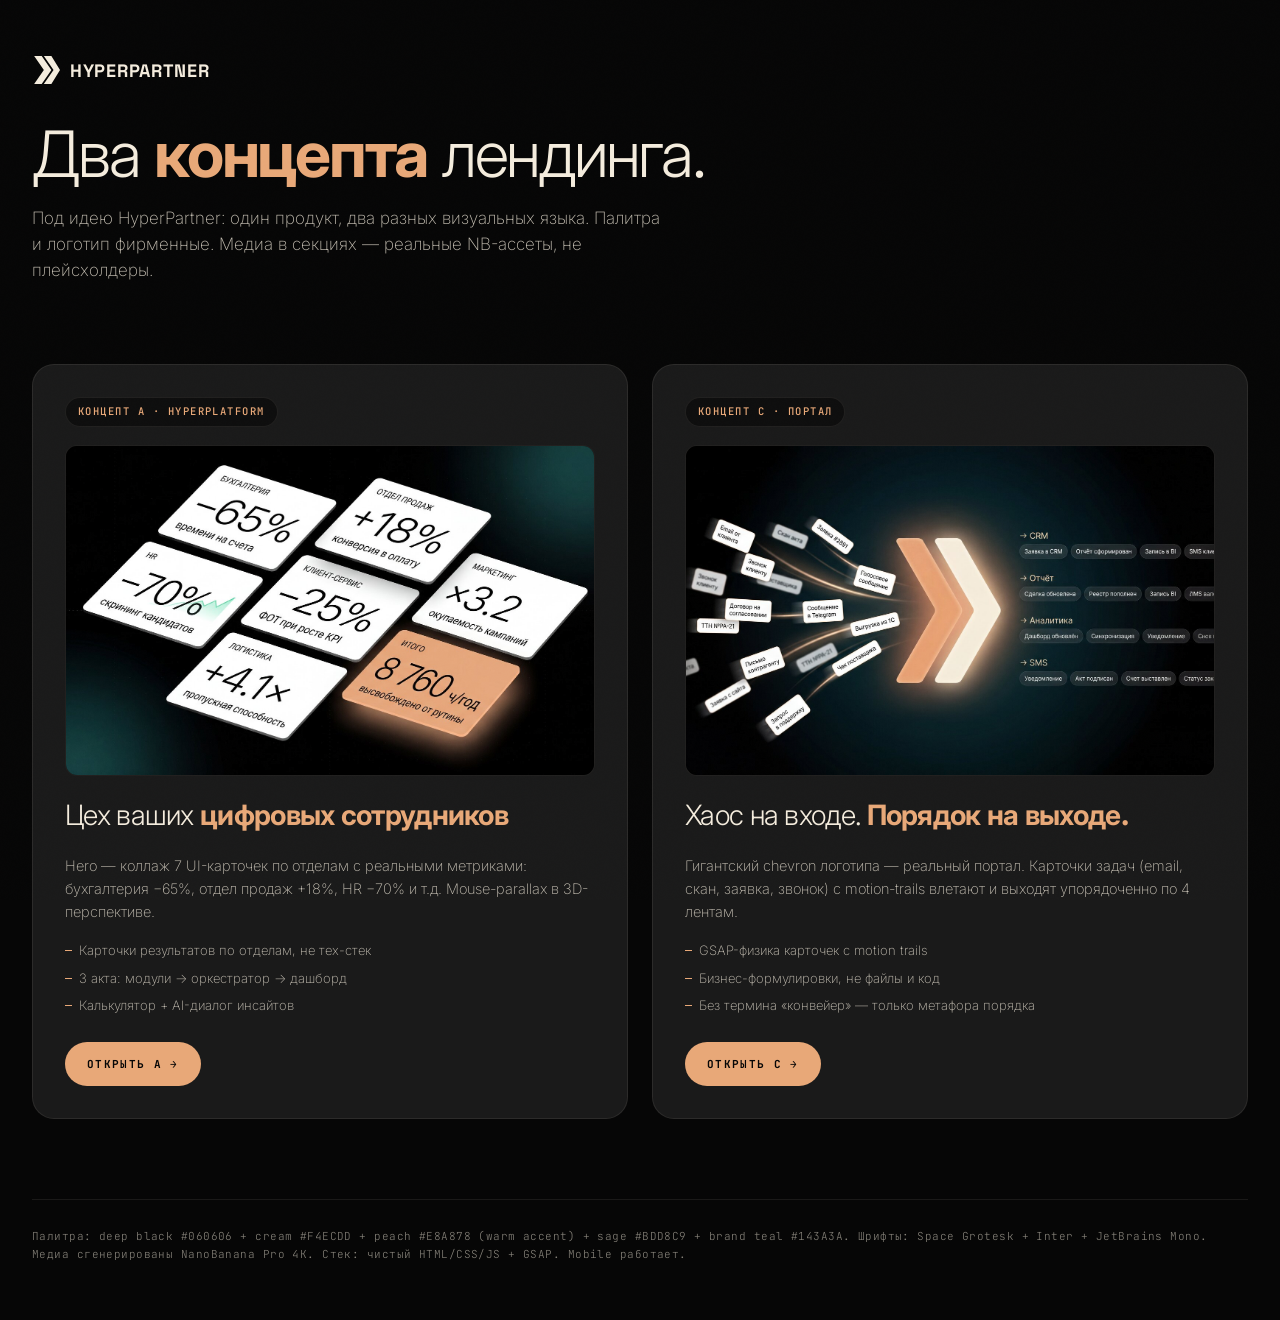
<file: index.html>
<!doctype html>
<html lang="ru">
<head>
<meta charset="utf-8">
<meta name="viewport" content="width=device-width, initial-scale=1, viewport-fit=cover">
<title>HyperPartner — два концепта</title>
<link rel="preconnect" href="https://fonts.googleapis.com">
<link rel="preconnect" href="https://fonts.gstatic.com" crossorigin>
<link rel="stylesheet" href="https://fonts.googleapis.com/css2?family=Space+Grotesk:wght@300;400;500;600;700&family=Inter:wght@200;300;400;500;700&family=JetBrains+Mono:wght@400;500;700&display=swap">
<link rel="stylesheet" href="shared/tokens.css">
<style>
  body { padding: 0; background: var(--bg); }
  .root { min-height: 100vh; display: flex; flex-direction: column; padding: 56px 32px; }
  .root-head { max-width: 1280px; margin: 0 auto 80px; width: 100%; }
  .root-head .hp-logo { color: var(--ink); margin-bottom: 40px; font-size: 18px; }
  .root-head h1 {
    font-family: var(--f-display);
    font-size: clamp(40px, 5vw, 84px);
    font-weight: var(--w-light); line-height: 0.98;
    letter-spacing: -0.035em;
    color: var(--ink); margin-bottom: 18px;
  }
  .root-head h1 b { font-weight: var(--w-bold); color: var(--peach); }
  .root-head p {
    font-size: 17px; color: var(--ink-soft); line-height: 1.55;
    max-width: 640px; font-weight: var(--w-thin);
  }
  .root-cards {
    max-width: 1280px; margin: 0 auto; width: 100%;
    display: grid; grid-template-columns: 1fr 1fr; gap: 24px;
  }
  .root-card {
    background: var(--surface);
    border: 1px solid var(--line);
    border-radius: 22px;
    padding: 32px;
    display: flex; flex-direction: column; gap: 18px;
    transition: all 0.4s var(--ease);
    color: var(--ink);
    overflow: hidden;
  }
  .root-card:hover {
    border-color: var(--line-strong);
    transform: translateY(-4px);
    box-shadow: 0 24px 60px -20px rgba(0, 0, 0, 0.6);
  }
  .root-card-tag {
    align-self: flex-start;
    font-family: var(--f-mono);
    font-size: 10.5px; font-weight: var(--w-med);
    letter-spacing: 0.14em; text-transform: uppercase;
    padding: 6px 12px; border-radius: 999px;
    background: var(--bg-2); color: var(--peach);
    border: 1px solid var(--line);
  }
  .root-card-hero {
    width: 100%; aspect-ratio: 16/10;
    background: var(--bg-2);
    border: 1px solid var(--line);
    border-radius: 12px;
    overflow: hidden;
    position: relative;
  }
  .root-card-hero img { width: 100%; height: 100%; object-fit: cover; }

  .root-card h2 {
    font-family: var(--f-display);
    font-size: 28px; font-weight: var(--w-light);
    letter-spacing: -0.025em; color: var(--ink);
  }
  .root-card h2 b { font-weight: var(--w-bold); color: var(--peach); }
  .root-card p {
    font-size: 14.5px; line-height: 1.6;
    color: var(--ink-soft); font-weight: var(--w-thin);
  }
  .root-card-features {
    display: flex; flex-direction: column; gap: 8px;
    font-size: 13px;
    color: var(--ink-soft);
    margin-bottom: auto;
  }
  .root-card-features div {
    padding-left: 14px; position: relative;
  }
  .root-card-features div::before {
    content: ''; position: absolute;
    left: 0; top: 9px;
    width: 7px; height: 1px;
    background: var(--peach);
  }
  .root-card-cta {
    display: inline-flex; align-items: center; gap: 10px;
    align-self: flex-start;
    padding: 14px 22px;
    border-radius: 999px;
    background: var(--peach); color: var(--bg);
    font-family: var(--f-mono);
    font-size: 11px; font-weight: var(--w-bold);
    letter-spacing: 0.12em; text-transform: uppercase;
    margin-top: 8px;
    transition: all 0.2s;
  }
  .root-card-cta:hover { background: var(--peach-soft); transform: translateY(-1px); }
  .root-note {
    max-width: 1280px; margin: 80px auto 0; width: 100%;
    padding-top: 28px; border-top: 1px solid var(--line);
    font-family: var(--f-mono);
    font-size: 11px;
    letter-spacing: 0.04em;
    color: var(--ink-muted);
    line-height: 1.6;
  }
  @media (max-width: 768px) {
    .root { padding: 32px 20px; }
    .root-cards { grid-template-columns: 1fr; }
    .root-head { margin-bottom: 48px; }
  }
</style>
</head>
<body>
<div class="root">
  <header class="root-head">
    <a class="hp-logo" href="#">
      <svg class="hp-logo-mark" viewBox="0 0 26 26"><path d="M2 0 L9 0 L18 13 L9 26 L2 26 L11 13 Z M11 0 L18 0 L26 13 L18 26 L11 26 L20 13 Z"/></svg>
      <span>HYPERPARTNER</span>
    </a>
    <h1>Два <b>концепта</b> лендинга.</h1>
    <p>Под идею HyperPartner: один продукт, два разных визуальных языка. Палитра и логотип фирменные. Медиа в секциях — реальные NB-ассеты, не плейсхолдеры.</p>
  </header>

  <section class="root-cards">
    <a class="root-card" href="a/">
      <div class="root-card-tag">Концепт A · HyperPlatform</div>
      <div class="root-card-hero">
        <img src="_mockups/a-collage-hero-v2-preview.jpg" alt="A: коллаж UI карточек по отделам">
      </div>
      <h2>Цех ваших <b>цифровых сотрудников</b></h2>
      <p>Hero — коллаж 7 UI-карточек по отделам с реальными метриками: бухгалтерия −65%, отдел продаж +18%, HR −70% и т.д. Mouse-parallax в 3D-перспективе.</p>
      <div class="root-card-features">
        <div>Карточки результатов по отделам, не тех-стек</div>
        <div>3 акта: модули → оркестратор → дашборд</div>
        <div>Калькулятор + AI-диалог инсайтов</div>
      </div>
      <span class="root-card-cta">Открыть A →</span>
    </a>

    <a class="root-card" href="c/">
      <div class="root-card-tag">Концепт C · Портал</div>
      <div class="root-card-hero">
        <img src="_mockups/c-portal-hero-v2-preview.jpg" alt="C: chevron-портал с летящими карточками">
      </div>
      <h2>Хаос на входе. <b>Порядок на выходе.</b></h2>
      <p>Гигантский chevron логотипа — реальный портал. Карточки задач (email, скан, заявка, звонок) с motion-trails влетают и выходят упорядоченно по 4 лентам.</p>
      <div class="root-card-features">
        <div>GSAP-физика карточек с motion trails</div>
        <div>Бизнес-формулировки, не файлы и код</div>
        <div>Без термина «конвейер» — только метафора порядка</div>
      </div>
      <span class="root-card-cta">Открыть C →</span>
    </a>
  </section>

  <p class="root-note">
    Палитра: deep black #060606 + cream #F4ECDD + peach #E8A878 (warm accent) + sage #BDD8C9 + brand teal #143A3A. Шрифты: Space Grotesk + Inter + JetBrains Mono. Медиа сгенерированы NanoBanana Pro 4K. Стек: чистый HTML/CSS/JS + GSAP. Mobile работает.
  </p>
</div>
</body>
</html>
</file>
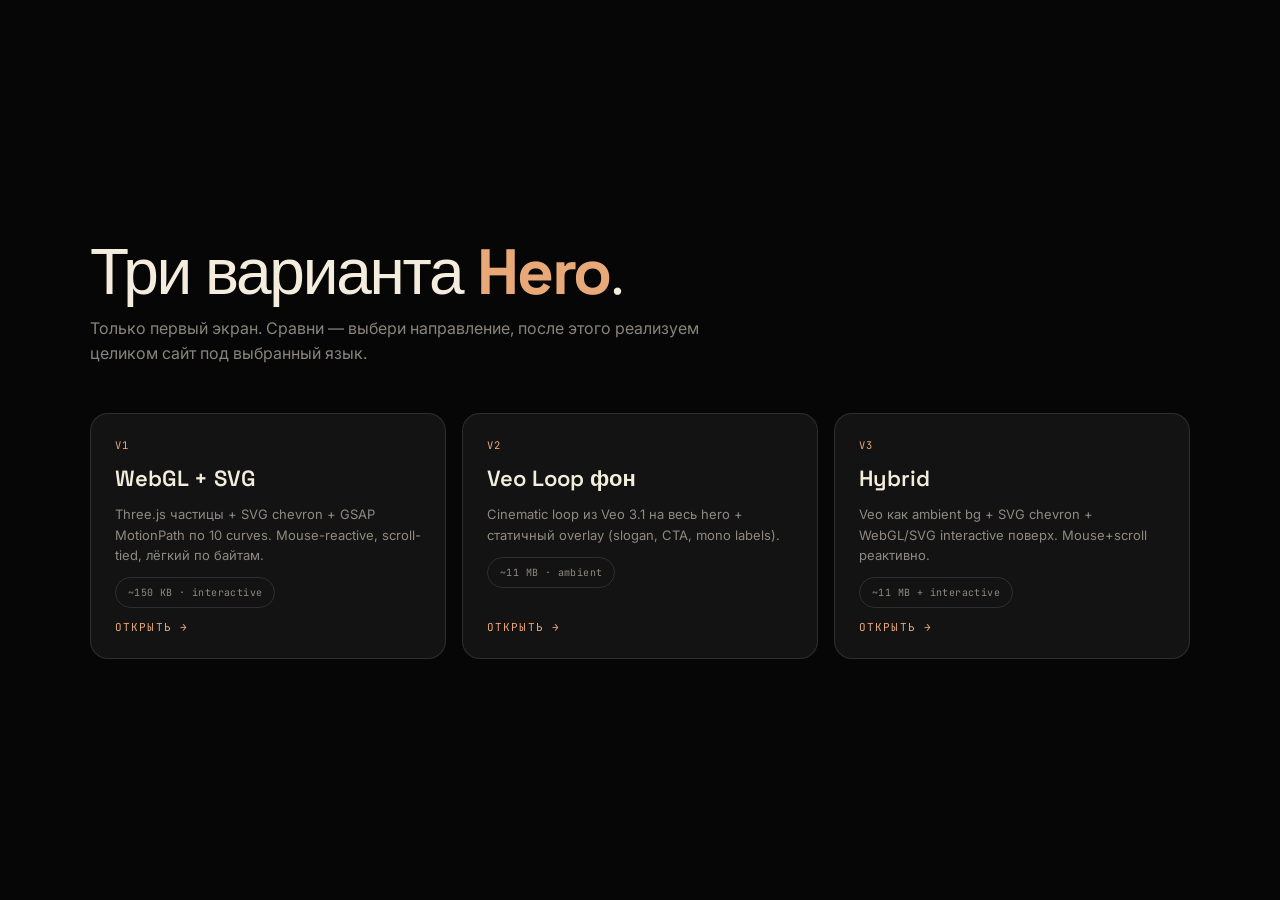
<file: hero-tests/index.html>
<!doctype html>
<html lang="ru">
<head>
<meta charset="utf-8">
<meta name="viewport" content="width=device-width, initial-scale=1">
<title>HyperPartner Hero Tests — 3 варианта</title>
<link rel="stylesheet" href="https://fonts.googleapis.com/css2?family=Space+Grotesk:wght@300;400;500;700&family=Inter:wght@200;300;500&family=JetBrains+Mono:wght@400;500;700&display=swap">
<style>
:root {
  --bg: #060606; --cream: #F4ECDD; --peach: #E8A878;
  --muted: rgba(244,236,221,0.55); --line: rgba(244,236,221,0.12);
  --f-d: 'Space Grotesk',sans-serif; --f-b: 'Inter',sans-serif; --f-m: 'JetBrains Mono',monospace;
}
* {margin:0;padding:0;box-sizing:border-box}
body {
  font-family: var(--f-b); background: var(--bg); color: var(--cream); min-height: 100vh;
  display: flex; align-items: center; justify-content: center; padding: 48px;
}
.wrap { max-width: 1100px; width: 100%; }
.h { font-family: var(--f-d); font-size: clamp(36px,5vw,72px); font-weight: 300; letter-spacing: -.035em; line-height: .98; margin-bottom: 12px; }
.h b { font-weight: 700; color: var(--peach); }
.l { font-size: 16px; color: var(--muted); margin-bottom: 48px; max-width: 680px; line-height: 1.55; }
.cards { display: grid; grid-template-columns: repeat(3,1fr); gap: 16px; }
@media (max-width:900px) { .cards { grid-template-columns: 1fr; } }
.c {
  background: #131313; border: 1px solid var(--line); border-radius: 18px; padding: 24px;
  display: flex; flex-direction: column; gap: 12px; text-decoration: none; color: inherit;
  transition: all .35s cubic-bezier(.16,1,.3,1);
}
.c:hover { transform: translateY(-3px); border-color: var(--peach); }
.t { font-family: var(--f-m); font-size: 10.5px; letter-spacing: .14em; text-transform: uppercase; color: var(--peach); }
.n { font-family: var(--f-d); font-size: 22px; font-weight: 600; color: var(--cream); }
.d { font-size: 13px; color: var(--muted); line-height: 1.55; }
.cta { font-family: var(--f-m); font-size: 11px; letter-spacing: .1em; text-transform: uppercase; color: var(--peach); margin-top: auto; }
.pre {
  font-family: var(--f-m); font-size: 10px; letter-spacing: .04em; color: var(--muted);
  padding: 8px 12px; border: 1px solid var(--line); border-radius: 100px; align-self: flex-start;
}
</style>
</head>
<body>
<div class="wrap">
  <h1 class="h">Три варианта <b>Hero</b>.</h1>
  <p class="l">Только первый экран. Сравни — выбери направление, после этого реализуем целиком сайт под выбранный язык.</p>
  <div class="cards">
    <a class="c" href="v1-webgl/">
      <span class="t">V1</span>
      <span class="n">WebGL + SVG</span>
      <p class="d">Three.js частицы + SVG chevron + GSAP MotionPath по 10 curves. Mouse-reactive, scroll-tied, лёгкий по байтам.</p>
      <span class="pre">~150 KB · interactive</span>
      <span class="cta">Открыть →</span>
    </a>
    <a class="c" href="v2-veo/">
      <span class="t">V2</span>
      <span class="n">Veo Loop фон</span>
      <p class="d">Cinematic loop из Veo 3.1 на весь hero + статичный overlay (slogan, CTA, mono labels).</p>
      <span class="pre">~11 MB · ambient</span>
      <span class="cta">Открыть →</span>
    </a>
    <a class="c" href="v3-hybrid/">
      <span class="t">V3</span>
      <span class="n">Hybrid</span>
      <p class="d">Veo как ambient bg + SVG chevron + WebGL/SVG interactive поверх. Mouse+scroll реактивно.</p>
      <span class="pre">~11 MB + interactive</span>
      <span class="cta">Открыть →</span>
    </a>
  </div>
</div>
</body>
</html>
</file>
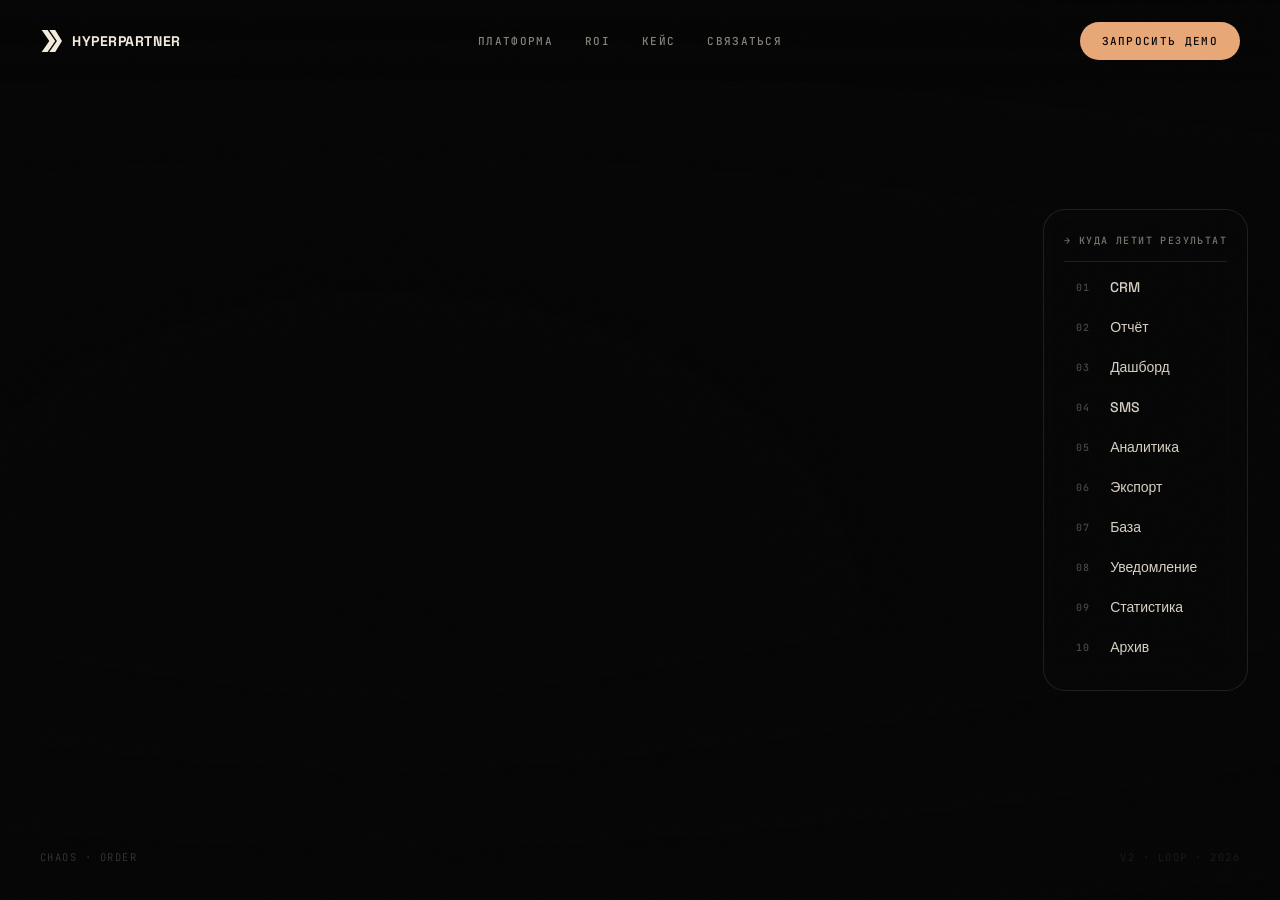
<file: hero-tests/v2-veo/index.html>
<!doctype html>
<html lang="ru">
<head>
<meta charset="utf-8">
<meta name="viewport" content="width=device-width, initial-scale=1, viewport-fit=cover">
<title>V2 · HyperPartner Hero — Production</title>
<link rel="preconnect" href="https://fonts.googleapis.com">
<link rel="preconnect" href="https://fonts.gstatic.com" crossorigin>
<link rel="stylesheet" href="https://fonts.googleapis.com/css2?family=Space+Grotesk:wght@300;400;500;700&family=Inter:wght@200;300;500&family=JetBrains+Mono:wght@400;500;700&display=swap">
<link rel="stylesheet" href="style.css">
<script src="https://cdnjs.cloudflare.com/ajax/libs/gsap/3.12.5/gsap.min.js" defer></script>
<script src="script.js" defer></script>
</head>
<body>

<!-- Dual <video> seamless loop trick (Fleurs-style atomic swap) -->
<div class="bg-wrap">
  <video class="bg bg-a" autoplay muted playsinline preload="auto">
    <source src="bg-cropped.mp4" type="video/mp4">
  </video>
  <video class="bg bg-b" muted playsinline preload="auto">
    <source src="bg-cropped.mp4" type="video/mp4">
  </video>
</div>

<!-- Subtle vignette to anchor edges -->
<div class="vignette"></div>

<!-- NAV -->
<header class="nav">
  <a class="logo" href="../">
    <svg viewBox="0 0 26 26"><path d="M2 0 L9 0 L18 13 L9 26 L2 26 L11 13 Z M11 0 L18 0 L26 13 L18 26 L11 26 L20 13 Z" fill="currentColor"/></svg>
    <span>HYPERPARTNER</span>
  </a>
  <nav>
    <a href="#">Платформа</a>
    <a href="#">ROI</a>
    <a href="#">Кейс</a>
    <a href="#">Связаться</a>
  </nav>
  <a href="#" class="btn-cta">Запросить демо</a>
</header>

<!-- LABELS as real clickable buttons -->
<aside class="targets" aria-label="Куда HyperPlatform направляет данные">
  <div class="targets-eyebrow">→ Куда летит результат</div>
  <ul>
    <li><a href="#crm" data-i="0"><span class="t-i">01</span><span class="t-n">CRM</span></a></li>
    <li><a href="#report" data-i="1"><span class="t-i">02</span><span class="t-n">Отчёт</span></a></li>
    <li><a href="#dashboard" data-i="2"><span class="t-i">03</span><span class="t-n">Дашборд</span></a></li>
    <li><a href="#sms" data-i="3"><span class="t-i">04</span><span class="t-n">SMS</span></a></li>
    <li><a href="#analytics" data-i="4"><span class="t-i">05</span><span class="t-n">Аналитика</span></a></li>
    <li><a href="#export" data-i="5"><span class="t-i">06</span><span class="t-n">Экспорт</span></a></li>
    <li><a href="#db" data-i="6"><span class="t-i">07</span><span class="t-n">База</span></a></li>
    <li><a href="#notify" data-i="7"><span class="t-i">08</span><span class="t-n">Уведомление</span></a></li>
    <li><a href="#stats" data-i="8"><span class="t-i">09</span><span class="t-n">Статистика</span></a></li>
    <li><a href="#archive" data-i="9"><span class="t-i">10</span><span class="t-n">Архив</span></a></li>
  </ul>
</aside>

<!-- Corner mono captions -->
<div class="corners">
  <span class="c-bl">CHAOS · ORDER</span>
  <span class="c-br">v2 · LOOP · 2026</span>
</div>

<!-- HERO TEXT -->
<section class="hero-text">
  <div class="eyebrow"><span class="dot"></span> <span id="counter">6 950</span> ассистентов сейчас в работе</div>
  <h1 class="h1">
    <span class="thin">Хаос на входе.</span>
    <span class="bold">Порядок на&nbsp;выходе.</span>
  </h1>
  <p class="lede">
    HyperPlatform ловит всё, что прилетает в&nbsp;компанию — письма, звонки, заявки, сканы — и&nbsp;раскладывает по&nbsp;вашим системам. Без участия оператора.
  </p>
  <div class="cta">
    <a href="#" class="btn-peach magnetic">Посчитать ROI</a>
    <a href="#" class="btn-ghost magnetic">Как это работает</a>
  </div>
</section>

<!-- Scroll-down indicator (desktop only) -->
<div class="scroll-hint" aria-hidden="true">
  <span>scroll</span>
  <span class="scroll-hint-line"></span>
</div>

<div class="back-tests"><a href="../">← к выбору вариантов</a></div>

</body>
</html>
</file>
<file: shared/tokens.css>
/* ==========================================================
   HyperPartner · Design System v4
   Dark premium editorial — sidewave/slash/dovetail/sentinel
   ========================================================== */

:root {
  /* Surface — deep dark */
  --bg: #060606;
  --bg-2: #0E0E0E;
  --bg-3: #161616;
  --surface: #1A1A1A;
  --surface-2: #232323;
  --surface-card: #F4ECDD;

  /* Ink — cream-warm on dark */
  --ink: #F4ECDD;
  --ink-soft: rgba(244, 236, 221, 0.78);
  --ink-muted: rgba(244, 236, 221, 0.55);
  --ink-faint: rgba(244, 236, 221, 0.35);
  --line: rgba(244, 236, 221, 0.08);
  --line-strong: rgba(244, 236, 221, 0.18);

  /* Brand accents */
  --teal: #143A3A;
  --teal-deep: #0A2222;
  --teal-glow: #1F5454;
  --peach: #E8A878;
  --peach-soft: #F2C9A5;
  --peach-glow: #FFB988;
  --cream: #F4ECDD;
  --sage: #BDD8C9;
  --sage-deep: #8FA89A;

  /* Type */
  --f-display: 'Space Grotesk', 'Inter', sans-serif;
  --f-body: 'Inter', sans-serif;
  --f-mono: 'JetBrains Mono', 'SF Mono', monospace;

  --w-thin: 200;
  --w-light: 300;
  --w-med: 500;
  --w-bold: 700;
  --w-black: 900;

  /* Motion */
  --ease: cubic-bezier(0.16, 1, 0.3, 1);
  --ease-soft: cubic-bezier(0.4, 0, 0.2, 1);
  --ease-physics: cubic-bezier(0.34, 1.56, 0.64, 1);
}

* { margin: 0; padding: 0; box-sizing: border-box; }
html { scroll-behavior: smooth; -webkit-text-size-adjust: 100%; }
body {
  font-family: var(--f-body);
  font-weight: var(--w-thin);
  background: var(--bg);
  color: var(--ink);
  line-height: 1.5;
  -webkit-font-smoothing: antialiased;
  text-rendering: optimizeLegibility;
  overflow-x: hidden;
  min-height: 100vh;
}
/* subtle global noise */
body::after {
  content: ''; position: fixed; inset: 0; pointer-events: none; z-index: 999;
  background-image: url("data:image/svg+xml,%3Csvg viewBox='0 0 400 400' xmlns='http://www.w3.org/2000/svg'%3E%3Cfilter id='n'%3E%3CfeTurbulence type='fractalNoise' baseFrequency='0.9' numOctaves='3'/%3E%3C/filter%3E%3Crect width='100%25' height='100%25' filter='url(%23n)' opacity='0.4'/%3E%3C/svg%3E");
  opacity: 0.04;
  mix-blend-mode: overlay;
}
a { color: inherit; text-decoration: none; }
button { font: inherit; cursor: pointer; border: 0; background: none; color: inherit; }
img, svg { display: block; max-width: 100%; }
::selection { background: var(--peach); color: var(--bg); }

/* ===== UNIVERSAL ===== */
.hp-container {
  width: 100%;
  max-width: 1380px;
  margin: 0 auto;
  padding: 0 32px;
}

.hp-mono {
  font-family: var(--f-mono);
  font-size: 11px;
  font-weight: var(--w-med);
  letter-spacing: 0.14em;
  text-transform: uppercase;
}
.hp-eyebrow {
  font-family: var(--f-mono);
  font-size: 11px;
  font-weight: var(--w-med);
  letter-spacing: 0.18em;
  text-transform: uppercase;
  color: var(--ink-muted);
  display: inline-flex; align-items: center; gap: 10px;
}

.hp-h1 {
  font-family: var(--f-display);
  font-size: clamp(44px, 6vw, 92px);
  font-weight: var(--w-light);
  line-height: 1.0;
  letter-spacing: -0.04em;
  color: var(--ink);
}
.hp-h2 {
  font-family: var(--f-display);
  font-size: clamp(36px, 5vw, 72px);
  font-weight: var(--w-light);
  line-height: 1.02;
  letter-spacing: -0.035em;
  color: var(--ink);
}
.hp-h3 {
  font-family: var(--f-display);
  font-size: clamp(22px, 2.2vw, 30px);
  font-weight: var(--w-med);
  line-height: 1.15;
  letter-spacing: -0.02em;
  color: var(--ink);
}
.hp-lede {
  font-family: var(--f-body);
  font-size: 16.5px;
  font-weight: var(--w-thin);
  line-height: 1.55;
  color: var(--ink-soft);
}

.hp-btn {
  display: inline-flex; align-items: center; gap: 10px;
  padding: 16px 28px;
  border-radius: 999px;
  font-family: var(--f-mono);
  font-size: 11.5px;
  font-weight: var(--w-med);
  letter-spacing: 0.12em;
  text-transform: uppercase;
  transition: all 0.3s var(--ease);
  white-space: nowrap;
  border: 1px solid transparent;
}
.hp-btn-peach { background: var(--peach); color: var(--bg); }
.hp-btn-peach:hover { background: var(--peach-soft); transform: translateY(-1px); box-shadow: 0 16px 32px -8px rgba(232, 168, 120, 0.35); }
.hp-btn-cream { background: var(--cream); color: var(--bg); }
.hp-btn-cream:hover { background: #FFFFFF; }
.hp-btn-ghost {
  color: var(--ink);
  border-color: var(--line-strong);
}
.hp-btn-ghost:hover { border-color: var(--ink); background: rgba(244, 236, 221, 0.05); }

/* Media placeholder */
.hp-media {
  position: relative;
  background: var(--bg-2);
  border: 1px dashed var(--line-strong);
  border-radius: 14px;
  overflow: hidden;
  display: flex; align-items: center; justify-content: center;
  text-align: center;
}
.hp-media::before {
  content: '';
  position: absolute; inset: 0;
  background-image:
    repeating-linear-gradient(45deg, transparent 0 14px, rgba(244, 236, 221, 0.025) 14px 15px);
  pointer-events: none;
}
.hp-media-label {
  position: relative; z-index: 2;
  display: inline-flex; align-items: center; gap: 10px;
  padding: 8px 16px;
  background: var(--bg-3);
  border: 1px solid var(--line);
  border-radius: 999px;
  font-family: var(--f-mono);
  font-size: 10.5px;
  letter-spacing: 0.1em;
  text-transform: uppercase;
  color: var(--ink-muted);
}
.hp-media-label::before {
  content: '';
  width: 6px; height: 6px;
  border-radius: 50%;
  background: var(--peach);
  flex-shrink: 0;
}

.hp-logo {
  display: inline-flex; align-items: center; gap: 10px;
  font-family: var(--f-display);
  font-weight: var(--w-bold);
  font-size: 15px;
  letter-spacing: 0.04em;
  color: var(--ink);
}
.hp-logo-mark {
  width: 28px; height: auto;
  fill: currentColor;
}

.hp-pulse {
  display: inline-block;
  width: 7px; height: 7px;
  border-radius: 50%;
  background: var(--sage);
  box-shadow: 0 0 0 0 rgba(189, 216, 201, 0.7);
  animation: hp-pulse 1.8s ease-out infinite;
  flex-shrink: 0;
}
@keyframes hp-pulse {
  0% { box-shadow: 0 0 0 0 rgba(189, 216, 201, 0.6); }
  70% { box-shadow: 0 0 0 9px rgba(189, 216, 201, 0); }
  100% { box-shadow: 0 0 0 0 rgba(189, 216, 201, 0); }
}

@media (prefers-reduced-motion: reduce) {
  *, *::before, *::after {
    animation-duration: 0.01ms !important;
    transition-duration: 0.01ms !important;
  }
}
</file>
<file: hero-tests/v2-veo/style.css>
:root {
  --bg: #060606;
  --cream: #F4ECDD;
  --peach: #E8A878;
  --peach-soft: #F2C9A5;
  --sage: #BDD8C9;
  --muted: rgba(244, 236, 221, 0.55);
  --faint: rgba(244, 236, 221, 0.32);
  --line: rgba(244, 236, 221, 0.12);
  --line-strong: rgba(244, 236, 221, 0.22);
  --f-display: 'Space Grotesk', sans-serif;
  --f-body: 'Inter', sans-serif;
  --f-mono: 'JetBrains Mono', monospace;
  --ease: cubic-bezier(0.16, 1, 0.3, 1);
}

* { margin: 0; padding: 0; box-sizing: border-box; }
html, body { background: var(--bg); }
html { height: 100%; }
body { min-height: 100vh; overflow-x: hidden; }
/* On desktop hero locked to viewport — but body remains scrollable for next sections */
@media (min-width: 901px) {
  html, body { height: 100%; }
  body { overflow: hidden; }
  .hero-section { position: relative; height: 100vh; }
}
body {
  font-family: var(--f-body);
  font-weight: 300;
  color: var(--cream);
  -webkit-font-smoothing: antialiased;
  position: relative;
}
body::after {
  content: ''; position: fixed; inset: 0; pointer-events: none; z-index: 50;
  background-image: url("data:image/svg+xml,%3Csvg viewBox='0 0 400 400' xmlns='http://www.w3.org/2000/svg'%3E%3Cfilter id='n'%3E%3CfeTurbulence type='fractalNoise' baseFrequency='0.9' numOctaves='3'/%3E%3C/filter%3E%3Crect width='100%25' height='100%25' filter='url(%23n)' opacity='0.5'/%3E%3C/svg%3E");
  opacity: 0.04;
  mix-blend-mode: overlay;
}

/* L1: dual video for seamless loop */
.bg-wrap {
  position: fixed;
  inset: 0;
  z-index: 1;
  overflow: hidden;
  background: var(--bg);
}
.bg {
  position: absolute;
  inset: 0;
  width: 100%;
  height: 100%;
  object-fit: cover;
  object-position: left center;
  will-change: opacity;
}
.bg-a { opacity: 1; }
.bg-b { opacity: 0; }

/* Vignette */
.vignette {
  position: fixed;
  inset: 0;
  z-index: 2;
  pointer-events: none;
  background:
    radial-gradient(90% 90% at 30% 70%, transparent 0%, rgba(6,6,6,0.4) 100%),
    linear-gradient(180deg, rgba(6,6,6,0.45) 0%, transparent 25%, transparent 70%, rgba(6,6,6,0.55) 100%);
}

/* NAV */
.nav {
  position: fixed; top: 0; left: 0; right: 0; z-index: 20;
  display: flex; align-items: center; justify-content: space-between;
  padding: 22px 40px;
  background: linear-gradient(180deg, rgba(6,6,6,0.55), transparent);
  opacity: 0;
}
.logo {
  display: inline-flex; align-items: center; gap: 10px;
  font-family: var(--f-display); font-weight: 700; font-size: 14px;
  letter-spacing: 0.04em; color: var(--cream); text-decoration: none;
}
.logo svg { width: 22px; height: 22px; }
.nav nav { display: flex; gap: 32px; font-family: var(--f-mono); font-size: 11px; font-weight: 500; letter-spacing: 0.12em; text-transform: uppercase; }
.nav nav a { color: var(--muted); text-decoration: none; transition: color 0.2s; }
.nav nav a:hover { color: var(--peach); }
.btn-cta {
  font-family: var(--f-mono); font-size: 11px; font-weight: 500;
  letter-spacing: 0.12em; text-transform: uppercase;
  padding: 12px 22px; border-radius: 999px;
  background: var(--peach); color: var(--bg); text-decoration: none;
  transition: all 0.3s var(--ease);
}
.btn-cta:hover { background: var(--cream); transform: translateY(-1px); }

/* TARGETS — right column labels as real buttons */
.targets {
  position: fixed;
  top: 50%; right: 32px;
  transform: translateY(-50%);
  z-index: 15;
  padding: 24px 20px;
  background: rgba(10, 10, 10, 0.55);
  border: 1px solid var(--line);
  border-radius: 22px;
  backdrop-filter: blur(14px) saturate(160%);
  -webkit-backdrop-filter: blur(14px) saturate(160%);
  opacity: 0;
}
.targets-eyebrow {
  font-family: var(--f-mono);
  font-size: 10px;
  font-weight: 500;
  letter-spacing: 0.14em;
  text-transform: uppercase;
  color: var(--muted);
  padding-bottom: 14px;
  margin-bottom: 6px;
  border-bottom: 1px solid var(--line);
}
.targets ul {
  list-style: none;
  display: flex; flex-direction: column;
  gap: 2px;
}
.targets a {
  display: flex; align-items: center; gap: 12px;
  padding: 10px 14px 10px 12px;
  border-radius: 12px;
  text-decoration: none;
  color: var(--cream);
  position: relative;
  transition: background 0.25s var(--ease);
  overflow: hidden;
}
.targets a::before {
  content: '';
  position: absolute;
  left: 6px; top: 50%;
  width: 0; height: 1px;
  background: var(--peach);
  transform: translateY(-50%);
  transition: width 0.3s var(--ease);
}
.targets a:hover { background: rgba(232, 168, 120, 0.08); }
.targets a:hover::before { width: 10px; }
.targets a:hover .t-n { color: var(--peach); }
.targets .t-i, .targets .t-n { transition: transform 0.25s var(--ease), color 0.2s; }
.targets a:hover .t-i, .targets a:hover .t-n { transform: translateX(14px); }
/* Auto-highlight (live activity) — same visual as hover */
.targets a.is-live { background: rgba(232, 168, 120, 0.12); }
.targets a.is-live::before { width: 10px; }
.targets a.is-live .t-i, .targets a.is-live .t-n { transform: translateX(14px); }
.targets a.is-live .t-n { color: var(--peach); }

.targets .t-i {
  font-family: var(--f-mono);
  font-size: 10px;
  font-weight: 500;
  color: var(--faint);
  letter-spacing: 0.06em;
  min-width: 22px;
}
.targets .t-n {
  font-family: var(--f-display);
  font-size: 14px;
  font-weight: 500;
  letter-spacing: -0.005em;
}

/* Corner labels */
.corners {
  position: fixed; inset: 0; pointer-events: none; z-index: 9;
  font-family: var(--f-mono); font-size: 10.5px;
  letter-spacing: 0.14em; text-transform: uppercase; color: var(--faint);
}
.corners > span { position: absolute; opacity: 0; }
.c-bl { bottom: 36px; left: 40px; }
.c-br { bottom: 36px; right: 40px; }

/* HERO TEXT */
.hero-text {
  position: fixed;
  bottom: 90px; left: 40px;
  z-index: 9;
  max-width: 520px;
}
.eyebrow {
  display: inline-flex; align-items: center; gap: 10px;
  font-family: var(--f-mono); font-size: 11px;
  letter-spacing: 0.16em; text-transform: uppercase;
  color: var(--peach); margin-bottom: 22px; opacity: 0;
}
.eyebrow .dot {
  width: 7px; height: 7px; border-radius: 50%;
  background: var(--sage);
  box-shadow: 0 0 0 0 rgba(189, 216, 201, 0.7);
  animation: pulse 1.8s ease-out infinite;
}
@keyframes pulse {
  0% { box-shadow: 0 0 0 0 rgba(189, 216, 201, 0.6); }
  70% { box-shadow: 0 0 0 9px rgba(189, 216, 201, 0); }
  100% { box-shadow: 0 0 0 0 rgba(189, 216, 201, 0); }
}
.h1 {
  font-family: var(--f-display);
  font-size: clamp(38px, 4.4vw, 64px);
  font-weight: 300; line-height: 1.05;
  letter-spacing: -0.035em;
  display: flex; flex-direction: column;
  margin-bottom: 22px;
  text-shadow: 0 4px 32px rgba(0,0,0,0.55);
}
.h1 .thin { color: var(--muted); font-weight: 300; display: block; opacity: 0; }
.h1 .bold { color: var(--cream); font-weight: 700; display: block; opacity: 0; }
.lede {
  font-size: 15px;
  line-height: 1.55;
  color: rgba(244, 236, 221, 0.75);
  margin-bottom: 28px;
  max-width: 480px;
  opacity: 0;
}
.cta { display: flex; gap: 12px; }
.btn-peach, .btn-ghost {
  display: inline-flex; align-items: center;
  padding: 16px 26px; border-radius: 999px;
  font-family: var(--f-mono); font-size: 11px; font-weight: 500;
  letter-spacing: 0.12em; text-transform: uppercase;
  text-decoration: none; transition: all 0.3s var(--ease);
  opacity: 0;
}
.btn-peach { background: var(--peach); color: var(--bg); border: 1px solid var(--peach); will-change: transform; }
.btn-peach:hover { background: var(--cream); border-color: var(--cream); }
.btn-ghost { color: var(--cream); border: 1px solid var(--line-strong); background: rgba(6,6,6,0.35); backdrop-filter: blur(8px); will-change: transform; }
.btn-ghost:hover { border-color: var(--cream); background: rgba(244, 236, 221, 0.08); }
.magnetic { transition: transform 0.25s var(--ease); }

/* Scroll-down indicator (G5) */
.scroll-hint {
  position: fixed;
  bottom: 28px; left: 50%;
  transform: translateX(-50%);
  z-index: 10;
  display: inline-flex; flex-direction: column; align-items: center; gap: 8px;
  font-family: var(--f-mono);
  font-size: 9.5px;
  letter-spacing: 0.18em;
  text-transform: uppercase;
  color: var(--faint);
  opacity: 0;
  pointer-events: none;
}
.scroll-hint-line {
  width: 1px; height: 28px;
  background: linear-gradient(180deg, transparent, var(--peach));
  position: relative;
  overflow: hidden;
}
.scroll-hint-line::after {
  content: '';
  position: absolute;
  top: -28px; left: 0;
  width: 100%; height: 28px;
  background: linear-gradient(180deg, transparent, var(--cream));
  animation: scroll-tick 1.8s ease-in-out infinite;
}
@keyframes scroll-tick {
  0%   { transform: translateY(0); opacity: 0; }
  20%  { opacity: 1; }
  80%  { opacity: 1; }
  100% { transform: translateY(56px); opacity: 0; }
}

.back-tests {
  position: fixed; top: 24px; left: 50%; transform: translateX(-50%);
  z-index: 22; font-family: var(--f-mono); font-size: 10px;
  letter-spacing: 0.1em; opacity: 0;
}
.back-tests a {
  color: var(--muted); text-decoration: none;
  padding: 6px 14px; border-radius: 999px;
  border: 1px solid var(--line); background: rgba(0,0,0,0.5); backdrop-filter: blur(8px);
}
.back-tests a:hover { color: var(--peach); border-color: var(--peach); }

/* ===== MOBILE — anima.ai-style: video as boxed top hero, stacked content below ===== */
@media (max-width: 900px) {
  html, body { overflow-x: hidden; overflow-y: auto; height: auto; }
  body { min-height: 100vh; padding-top: 64px; padding-bottom: 24px; background: var(--bg); }

  .nav {
    padding: 14px 18px;
    background: linear-gradient(180deg, rgba(6,6,6,0.92), rgba(6,6,6,0.7));
    backdrop-filter: blur(12px);
    -webkit-backdrop-filter: blur(12px);
  }
  .nav nav { display: none; }
  .btn-cta { padding: 10px 16px; font-size: 10px; }

  /* Video stops being a full bg — becomes a boxed visual block in normal flow */
  .bg-wrap {
    position: relative;
    inset: auto;
    width: calc(100% - 32px);
    margin: 0 auto 24px;
    aspect-ratio: 950 / 704;
    border-radius: 18px;
    overflow: hidden;
    background: var(--bg);
    border: 1px solid var(--line);
  }
  .bg { object-fit: cover; object-position: center center; }

  .vignette { display: none; }
  .corners { display: none; }
  .back-tests {
    position: static;
    transform: none;
    display: block;
    text-align: center;
    margin: 24px 0 12px;
  }

  /* Hero text: regular flow ABOVE video */
  .hero-text {
    position: relative;
    bottom: auto; left: auto;
    z-index: auto;
    padding: 24px 20px 16px;
    max-width: none;
    order: 1;
  }
  .h1 {
    font-size: clamp(36px, 9vw, 48px);
    line-height: 1.05;
    margin-bottom: 16px;
    text-shadow: none;
  }
  .lede {
    font-size: 14px;
    margin-bottom: 20px;
    color: rgba(244, 236, 221, 0.7);
  }
  .cta { flex-wrap: wrap; gap: 10px; }
  .btn-peach, .btn-ghost { padding: 13px 20px; font-size: 10px; }

  /* Targets: full-width row below video */
  .targets {
    position: relative;
    top: auto; right: auto; bottom: auto; left: auto;
    transform: none;
    margin: 0 16px;
    padding: 18px 16px;
    border-radius: 16px;
    background: rgba(255, 255, 255, 0.03);
    backdrop-filter: blur(10px);
    -webkit-backdrop-filter: blur(10px);
  }
  .targets-eyebrow { padding-bottom: 12px; margin-bottom: 8px; font-size: 9.5px; }
  .targets ul {
    flex-direction: row;
    overflow-x: auto;
    scroll-snap-type: x mandatory;
    -webkit-overflow-scrolling: touch;
    gap: 6px;
    padding: 2px 0;
    margin: 0 -16px;
    padding-left: 16px;
    padding-right: 16px;
  }
  .targets ul::-webkit-scrollbar { display: none; }
  .targets li { scroll-snap-align: start; flex-shrink: 0; }
  .targets a {
    padding: 10px 14px;
    background: rgba(244, 236, 221, 0.05);
    border: 1px solid var(--line);
    border-radius: 999px;
  }
  .targets a:hover { padding-left: 14px; }
  .targets a:hover::before { width: 0; }
  .targets .t-i { display: none; }
  .targets .t-n { font-size: 12.5px; white-space: nowrap; font-weight: 500; }

  /* Body becomes vertical flow container */
  body > .bg-wrap { order: 2; }
  body > .targets { order: 3; }
}

/* Very narrow phones */
@media (max-width: 380px) {
  .hero-text { padding: 20px 16px 12px; }
  .bg-wrap { margin-left: 12px; margin-right: 12px; width: calc(100% - 24px); }
  .h1 { font-size: clamp(30px, 10vw, 42px); }
}

/* Short laptops 13" — compact targets panel */
@media (min-width: 901px) and (max-height: 780px) {
  .targets { padding: 16px 14px; }
  .targets a { padding: 7px 12px; }
  .targets-eyebrow { padding-bottom: 8px; margin-bottom: 4px; font-size: 9px; }
  .targets .t-n { font-size: 13px; }
  .hero-text { bottom: 64px; }
}

@media (min-width: 901px) and (max-height: 680px) {
  .targets { gap: 0; }
  .targets ul { gap: 0; }
  .targets a { padding: 5px 12px; }
  .nav { padding: 14px 32px; }
  .hero-text { bottom: 48px; }
  .h1 { font-size: clamp(30px, 3.6vw, 48px); margin-bottom: 14px; }
  .lede { margin-bottom: 18px; }
}

/* Scroll hint only on desktop */
@media (max-width: 900px) {
  .scroll-hint { display: none; }
}
</file>
